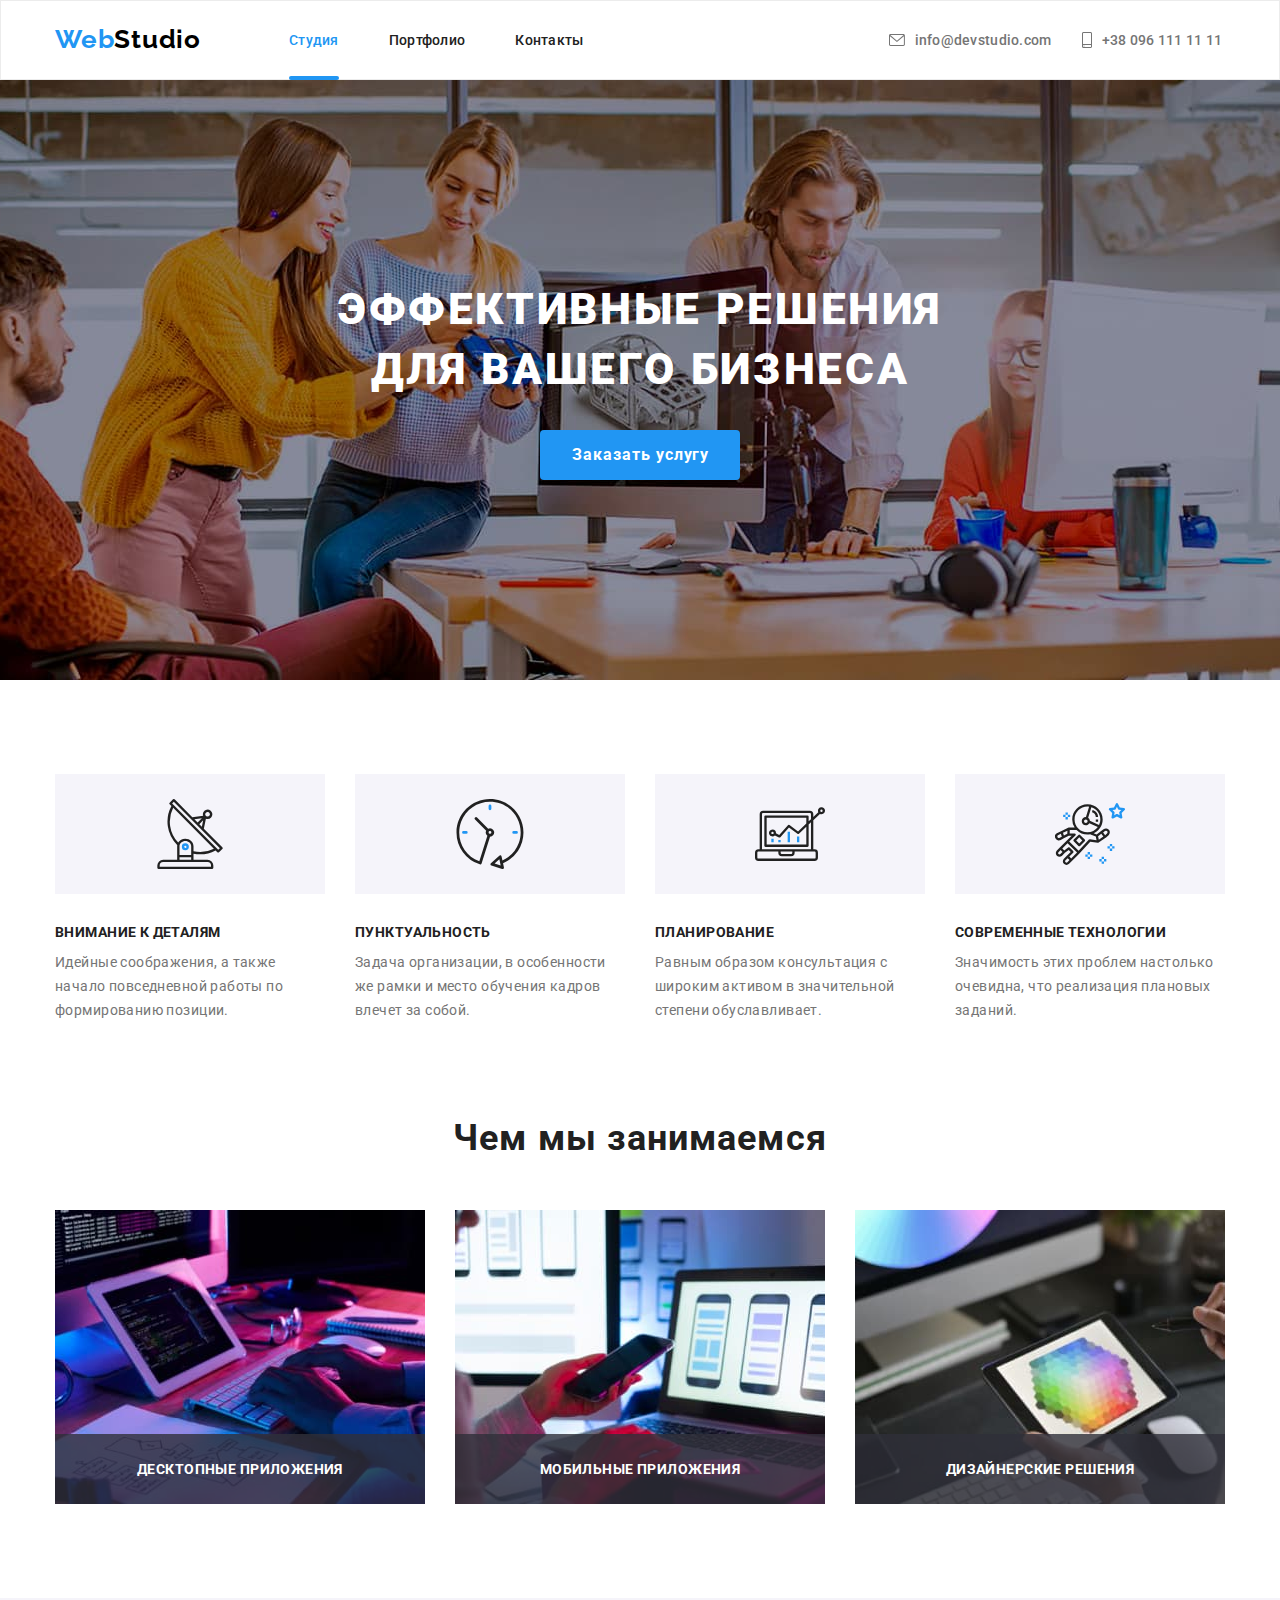
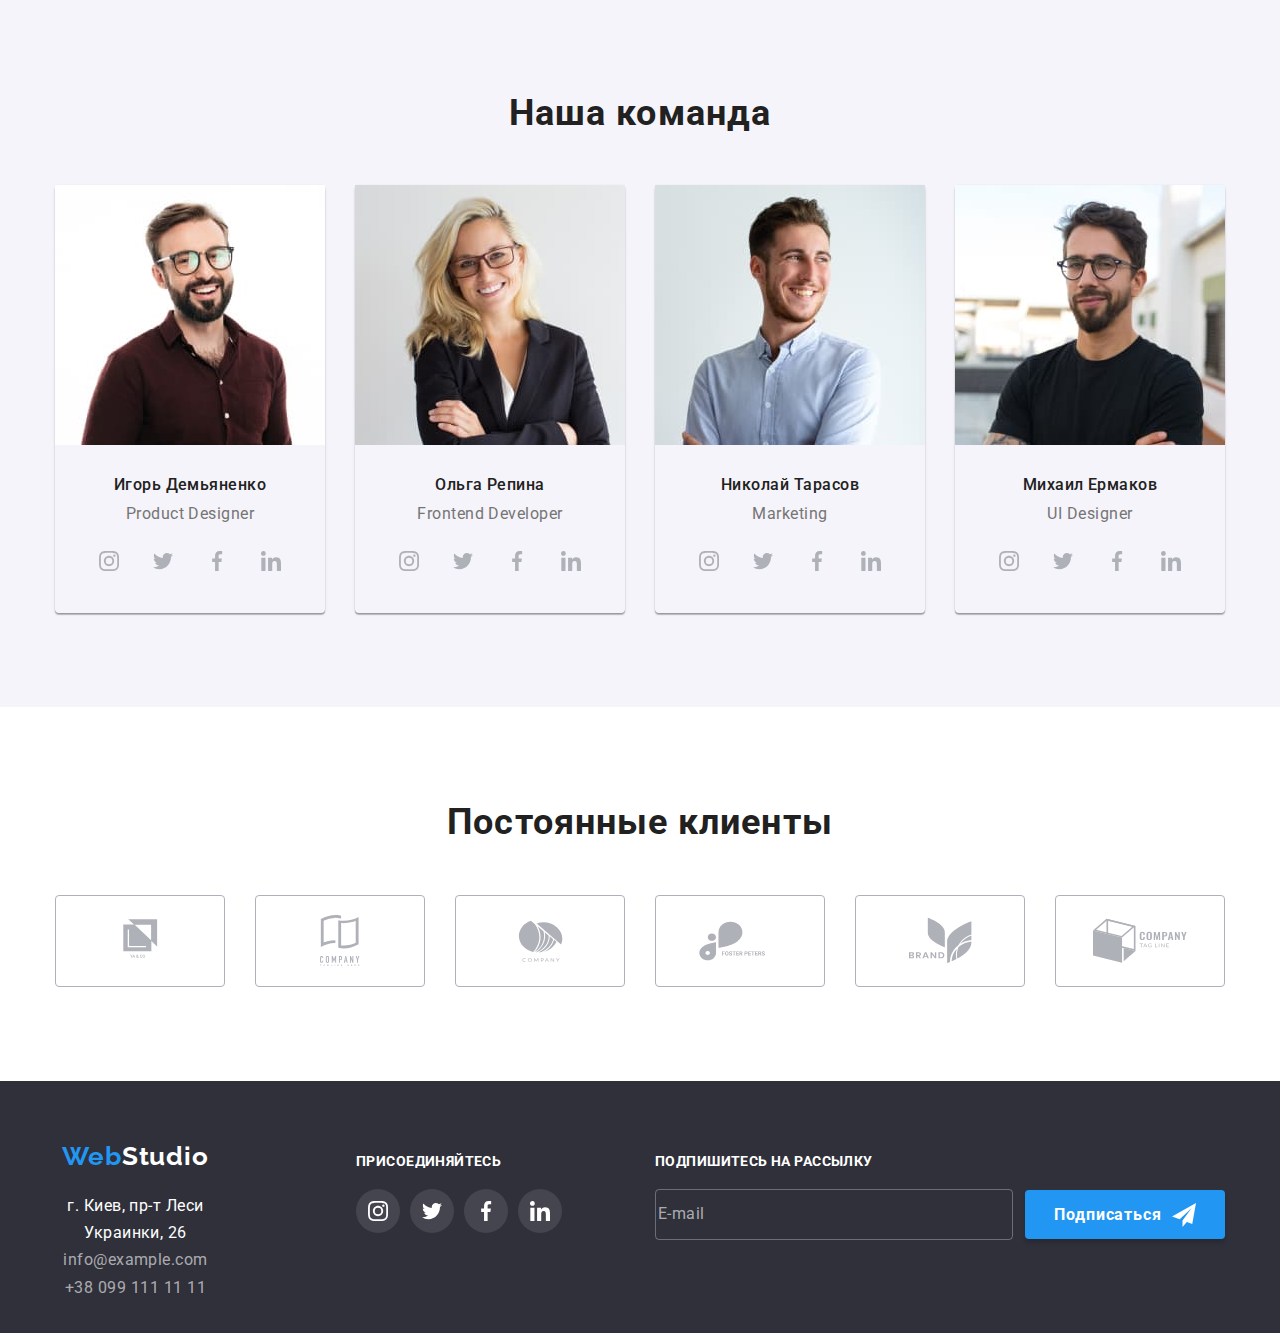
<file: index.html>
<!DOCTYPE html>
<html lang="ru">
  <head>
    <meta charset="UTF-8" />
    <meta name="viewport" content="width=device-width, initial-scale=1.0" />
    <title>WebStudio</title>
    <link
      href="https://fonts.googleapis.com/css2?family=Raleway:wght@700&family=Roboto:wght@400;500;700;900&display=swap"
      rel="stylesheet"
    />
    <link
      rel="stylesheet"
      href="https://cdnjs.cloudflare.com/ajax/libs/modern-normalize/3.0.0/modern-normalize.min.css"
    />
    <link rel="stylesheet" href="./css/main.min.css" />
  </head>
  <body>
    <header class="page-header">
      <div class="container header-nav">
        <div class="logo-button-group">
          <a href="./index.html" class="logo"
            ><span class="logo-blue">Web</span
            ><span class="logo-black">Studio</span></a
          >
          <button
            type="button"
            class="header-button"
            aria-expanded="false"
            aria-controls="menu-container"
            data-menu-button
          >
            <svg
              class="close-icon"
              width="40"
              height="40"
              aria-label="Переключатель мобильного меню"
            >
              <use
                class="icon-menu"
                href="./images/symbol-defs1.svg#icon-menu"
              ></use>
              <use
                class="icon-close"
                href="./images/symbol-defs1.svg#icon-close"
              ></use>
            </svg>
          </button>
        </div>
        <div class="menu-container" id="menu-container" data-menu>
          <nav class="main-nav">
            <ul class="site-nav">
              <li class="item"><a href="" class="link current">Студия</a></li>
              <li class="item">
                <a href="./portfolio.html" class="link">Портфолио</a>
              </li>
              <li class="item"><a href="" class="link">Контакты</a></li>
            </ul>
          </nav>

          <ul class="auth-nav">
            <li class="item">
              <a href="mailto:info@devstudio.com" class="link mail">
                <svg class="auth-nav-icon" width="16px" height="12px">
                  <use href="./images/symbol-defs1.svg#icon-envelope"></use>
                </svg>
                info@devstudio.com</a
              >
            </li>
            <li class="item">
              <a href="tel:+380961111111" class="link telephone">
                <svg class="auth-nav-icon" width="10px" height="16px">
                  <use href="./images/symbol-defs1.svg#icon-smartphone"></use>
                </svg>
                +38 096 111 11 11</a
              >
            </li>
          </ul>
          <ul class="social-nav">
            <li class="item">
              <a href="https://instagram.com" class="link">Instagram</a>
            </li>
            <li class="item">
              <a href="https://twitter.com" class="link">Twitter</a>
            </li>
            <li class="item">
              <a href="https://facebook.com" class="link">Facebook</a>
            </li>
            <li class="item">
              <a href="https://linkedin.com" class="link">LinkedIn</a>
            </li>
          </ul>
        </div>
      </div>
    </header>
    <main>
      <!-- hero -->
      <section class="section hero">
        <h1 class="hero-title">
          Эффективные решения <br />
          для вашего бизнеса
        </h1>
        <button type="button" class="button primery" data-modal-open>
          Заказать услугу
        </button>
      </section>

      <!-- advantages -->
      <section class="section advantages">
        <div class="container">
          <h2 class="section-title hidden">Преимущества</h2>
          <ul class="features">
            <li class="item">
              <div class="icon-container">
                <svg class="features-icon" width="70px" height="70px">
                  <use href="./images/symbol-defs1.svg#icon-antenna"></use>
                </svg>
              </div>
              <h3 class="title">Внимание к деталям</h3>
              <p class="text">
                Идейные соображения, а также начало повседневной работы по
                формированию позиции.
              </p>
            </li>

            <li class="item">
              <div class="icon-container">
                <svg class="features-icon" width="70px" height="70px">
                  <use href="./images/symbol-defs1.svg#icon-clock"></use>
                </svg>
              </div>
              <h3 class="title">Пунктуальность</h3>
              <p class="text">
                Задача организации, в особенности же рамки и место обучения
                кадров влечет за собой.
              </p>
            </li>
            <li class="item">
              <div class="icon-container">
                <svg class="features-icon" width="70px" height="70px">
                  <use href="./images/symbol-defs1.svg#icon-diagram"></use>
                </svg>
              </div>
              <h3 class="title">Планирование</h3>
              <p class="text">
                Равным образом консультация с широким активом в значительной
                степени обуславливает.
              </p>
            </li>
            <li class="item">
              <div class="icon-container">
                <svg class="features-icon" width="70px" height="70px">
                  <use href="./images/symbol-defs1.svg#icon-astronaut"></use>
                </svg>
              </div>
              <h3 class="title">Современные технологии</h3>
              <p class="text">
                Значимость этих проблем настолько очевидна, что реализация
                плановых заданий.
              </p>
            </li>
          </ul>
        </div>
      </section>

      <!-- services -->
      <section class="section servises">
        <div class="container">
          <h2 class="section-title">Чем мы занимаемся</h2>
          <ul class="services-list">
            <li class="item">
              <div class="service-thumb">
                <img
                  srcset="
                    ./images/services1.jpg    1x,
                    ./images/services1@2x.jpg 2x
                  "
                  src="./images/services1.jpg"
                  alt="Человек печатает на компьютере"
                  width="370"
                />
                <h3 class="service-title">Десктопные приложения</h3>
              </div>
            </li>
            <li class="item">
              <div class="service-thumb">
                <img
                  srcset="
                    ./images/services2.jpg    1x,
                    ./images/services2_2x.jpg 2x
                  "
                  src="./images/services2.jpg"
                  alt="Человек смотрит в планшет"
                  width="370"
                />
                <h3 class="service-title">Мобильные приложения</h3>
              </div>
            </li>
            <li class="item">
              <div class="service-thumb">
                <img
                  srcset="
                    ./images/services3.jpg    1x,
                    ./images/services3_2x.jpg 2x
                  "
                  src="./images/services3.jpg"
                  alt="Человек смотрит в телефон"
                  width="370"
                />
                <h3 class="service-title">Дизайнерские решения</h3>
              </div>
            </li>
          </ul>
        </div>
      </section>

      <!-- employees  -->
      <section class="section employee-list">
        <div class="container">
          <h2 class="section-title">Наша команда</h2>
          <ul class="team-list">
            <li class="item employee-card">
              <img
                srcset="
                  ./images/employees1.jpg    1x,
                  ./images/employees1@2x.jpg 2x
                "
                src="./images/employees1.jpg"
                alt="изображен сотрудник"
                width="270"
              />
              <h3 class="title">Игорь Демьяненко</h3>
              <p class="text">Product Designer</p>

              <ul class="social-list">
                <li class="item">
                  <a href="" class="social-link">
                    <svg class="social-icon">
                      <use
                        href="./images/symbol-defs1.svg#icon-instagram"
                      ></use>
                    </svg>
                  </a>
                </li>
                <li class="item">
                  <a href="" class="social-link">
                    <svg class="social-icon">
                      <use href="./images/symbol-defs1.svg#icon-twitter"></use>
                    </svg>
                  </a>
                </li>
                <li class="item">
                  <a href="" class="social-link">
                    <svg class="social-icon">
                      <use href="./images/symbol-defs1.svg#icon-facebook"></use>
                    </svg>
                  </a>
                </li>
                <li class="item">
                  <a href="" class="social-link">
                    <svg class="social-icon">
                      <use href="./images/symbol-defs1.svg#icon-linkedin"></use>
                    </svg>
                  </a>
                </li>
              </ul>
            </li>
            <li class="item employee-card">
              <img
                srcset="
                  ./images/employees2.jpg    1x,
                  ./images/employees2@2x.jpg 2x
                "
                src="./images/employees2.jpg"
                alt="изображен сотрудник"
                width="270"
              />
              <h3 class="title">Ольга Репина</h3>
              <p class="text">Frontend Developer</p>
              <ul class="social-list">
                <li class="item">
                  <a href="" class="social-link">
                    <svg class="social-icon">
                      <use
                        href="./images/symbol-defs1.svg#icon-instagram"
                      ></use>
                    </svg>
                  </a>
                </li>
                <li class="item">
                  <a href="" class="social-link">
                    <svg class="social-icon">
                      <use href="./images/symbol-defs1.svg#icon-twitter"></use>
                    </svg>
                  </a>
                </li>
                <li class="item">
                  <a href="" class="social-link">
                    <svg class="social-icon">
                      <use href="./images/symbol-defs1.svg#icon-facebook"></use>
                    </svg>
                  </a>
                </li>
                <li class="item">
                  <a href="" class="social-link">
                    <svg class="social-icon">
                      <use href="./images/symbol-defs1.svg#icon-linkedin"></use>
                    </svg>
                  </a>
                </li>
              </ul>
            </li>
            <li class="item employee-card">
              <img
                srcset="
                  ./images/employees3.jpg    1x,
                  ./images/employees3@2x.jpg 2x
                "
                src="./images/employees3.jpg"
                alt="изображен сотрудник"
                width="270"
              />
              <h3 class="title">Николай Тарасов</h3>
              <p class="text">Marketing</p>
              <ul class="social-list">
                <li class="item">
                  <a href="" class="social-link">
                    <svg class="social-icon">
                      <use
                        href="./images/symbol-defs1.svg#icon-instagram"
                      ></use>
                    </svg>
                  </a>
                </li>
                <li class="item">
                  <a href="" class="social-link">
                    <svg class="social-icon">
                      <use href="./images/symbol-defs1.svg#icon-twitter"></use>
                    </svg>
                  </a>
                </li>
                <li class="item">
                  <a href="" class="social-link">
                    <svg class="social-icon">
                      <use href="./images/symbol-defs1.svg#icon-facebook"></use>
                    </svg>
                  </a>
                </li>
                <li class="item">
                  <a href="" class="social-link">
                    <svg class="social-icon">
                      <use href="./images/symbol-defs1.svg#icon-linkedin"></use>
                    </svg>
                  </a>
                </li>
              </ul>
            </li>
            <li class="item employee-card">
              <img
                srcset="
                  ./images/employees4.jpg    1x,
                  ./images/employees4@2x.jpg 2x
                "
                src="./images/employees4.jpg"
                alt="изображен сотрудник"
                width="270"
              />
              <h3 class="title">Михаил Ермаков</h3>
              <p class="text">UI Designer</p>
              <ul class="social-list">
                <li class="item">
                  <a href="" class="social-link">
                    <svg class="social-icon">
                      <use
                        href="./images/symbol-defs1.svg#icon-instagram"
                      ></use>
                    </svg>
                  </a>
                </li>
                <li class="item">
                  <a href="" class="social-link">
                    <svg class="social-icon">
                      <use href="./images/symbol-defs1.svg#icon-twitter"></use>
                    </svg>
                  </a>
                </li>
                <li class="item">
                  <a href="" class="social-link">
                    <svg class="social-icon">
                      <use href="./images/symbol-defs1.svg#icon-facebook"></use>
                    </svg>
                  </a>
                </li>
                <li class="item">
                  <a href="" class="social-link">
                    <svg class="social-icon">
                      <use href="./images/symbol-defs1.svg#icon-linkedin"></use>
                    </svg>
                  </a>
                </li>
              </ul>
            </li>
          </ul>
        </div>
      </section>
    </main>

    <!-- клиенты -->

    <section class="section">
      <div class="container">
        <h2 class="section-title">Постоянные клиенты</h2>
        <ul class="clients-list">
          <li class="item">
            <a href="" class="client-link"
              ><svg class="client-icon" width="41" height="46">
                <use href="./images/symbol-defs1.svg#icon-client1"></use>
              </svg>
            </a>
          </li>
          <li class="item">
            <a href="" class="client-link">
              <svg class="client-icon" width="40" height="51">
                <use href="./images/symbol-defs1.svg#icon-client2"></use>
              </svg>
            </a>
          </li>
          <li class="item">
            <a href="" class="client-link">
              <svg class="client-icon" width="45" height="42">
                <use href="./images/symbol-defs1.svg#icon-client3"></use>
              </svg>
            </a>
          </li>
          <li class="item">
            <a href="" class="client-link"
              ><svg class="client-icon" width="84" height="40">
                <use href="./images/symbol-defs1.svg#icon-client4"></use>
              </svg>
            </a>
          </li>
          <li class="item">
            <a href="" class="client-link"
              ><svg class="client-icon" width="63" height="47">
                <use href="./images/symbol-defs1.svg#icon-client5"></use>
              </svg>
            </a>
          </li>

          <li class="item">
            <a href="" class="client-link"
              ><svg class="client-icon" width="94" height="45">
                <use href="./images/symbol-defs1.svg#icon-client6"></use>
              </svg>
            </a>
          </li>
        </ul>
      </div>
    </section>
    <!--footer -->
    <footer class="footer">
      <div class="container">
        <div class="footer-content">
          <div class="footer-info">
            <div class="footer-adress">
              <a href="/" class="logo"
                ><span class="logo-blue">Web</span
                ><span class="logo-white">Studio</span></a
              >
              <address class="contact-info">
                г. Киев, пр-т Леси Украинки, 26
                <br />
                <a href="mailto:info@example.com" class="link"
                  >info@example.com</a
                ><br />
                <a href="tel:+380991111111" class="link">+38 099 111 11 11</a>
              </address>
            </div>

            <div class="footer-social-block">
              <h3 class="title">присоединяйтесь</h3>
              <ul class="social-list-footer">
                <li class="item">
                  <a href="" class="social-link-footer"
                    ><svg class="social-icon">
                      <use
                        href="./images/symbol-defs1.svg#icon-instagram"
                      ></use>
                    </svg>
                  </a>
                </li>
                <li class="item">
                  <a href="" class="social-link-footer"
                    ><svg class="social-icon">
                      <use href="./images/symbol-defs1.svg#icon-twitter"></use>
                    </svg>
                  </a>
                </li>
                <li class="item">
                  <a href="" class="social-link-footer"
                    ><svg class="social-icon">
                      <use href="./images/symbol-defs1.svg#icon-facebook"></use>
                    </svg>
                  </a>
                </li>
                <li class="item">
                  <a href="" class="social-link-footer"
                    ><svg class="social-icon">
                      <use href="./images/symbol-defs1.svg#icon-linkedin"></use>
                    </svg>
                  </a>
                </li>
              </ul>
            </div>
          </div>
          <div class="form-block">
            <h3 class="title">Подпишитесь на рассылку</h3>
            <form class="footer-form">
              <input
                type="email"
                name="mail"
                id="mail"
                class="form-mail"
                placeholder="E-mail"
              />
              <button type="submit" class="button primery">
                Подписаться
                <svg class="button-footer-icon">
                  <use href="./images/symbol-defs1.svg#telegram"></use>
                </svg>
              </button>
            </form>
          </div>
        </div>
      </div>
    </footer>

    <div class="backdrop is-hidden" data-modal>
      <div class="modal">
        <button type="button" class="close-btn" data-modal-close>
          <svg class="close-icon">
            <use href="./images/symbol-defs1.svg#icon-close"></use>
          </svg>
        </button>
        <form class="modal-form js-speaker-form">
          <h2 class="modal-form-title">
            Оставьте свои данные, мы вам перезвоним
          </h2>
          <div class="form-field">
            <label for="name" class="form-label">Имя</label>
            <input
              class="form-input form-control"
              type="text"
              name="name"
              id="name"
              autofocus
            />
            <svg class="form-icon">
              <use href="./images/symbol-defs1.svg#icon-person"></use>
            </svg>
          </div>
          <div class="form-field">
            <label for="tel">Телефон</label>
            <input type="tel" name="tel" id="tel" class="form-control" />
            <svg class="form-icon">
              <use href="./images/symbol-defs1.svg#icon-phone"></use>
            </svg>
          </div>
          <div class="form-field">
            <label for="mail">Почта</label>
            <input type="email" name="mail" id="mail" class="form-control" />
            <svg class="form-icon">
              <use href="./images/symbol-defs1.svg#icon-email"></use>
            </svg>
          </div>
          <div class="form-field comment">
            <label for="comment">Комментарий</label>
            <textarea
              name="comment"
              id="comment"
              class="form-control"
              rows="8"
              placeholder="Введите текст"
            ></textarea>
          </div>
          <div class="form-field policy">
            <input class="checkbox" type="checkbox" name="policy" id="policy" />
            <label for="policy" class="policy-label">
              Соглашаюсь с рассылкой и принимаю
              <a href=" " class="policy-link">Условия договора</a>
            </label>
          </div>
          <button type="submit" class="button primery">Отправить</button>
        </form>
      </div>
    </div>
    <script src="./js/modal.js"></script>
    <script src="./js/menu.js"></script>
  </body>
</html>
</file>
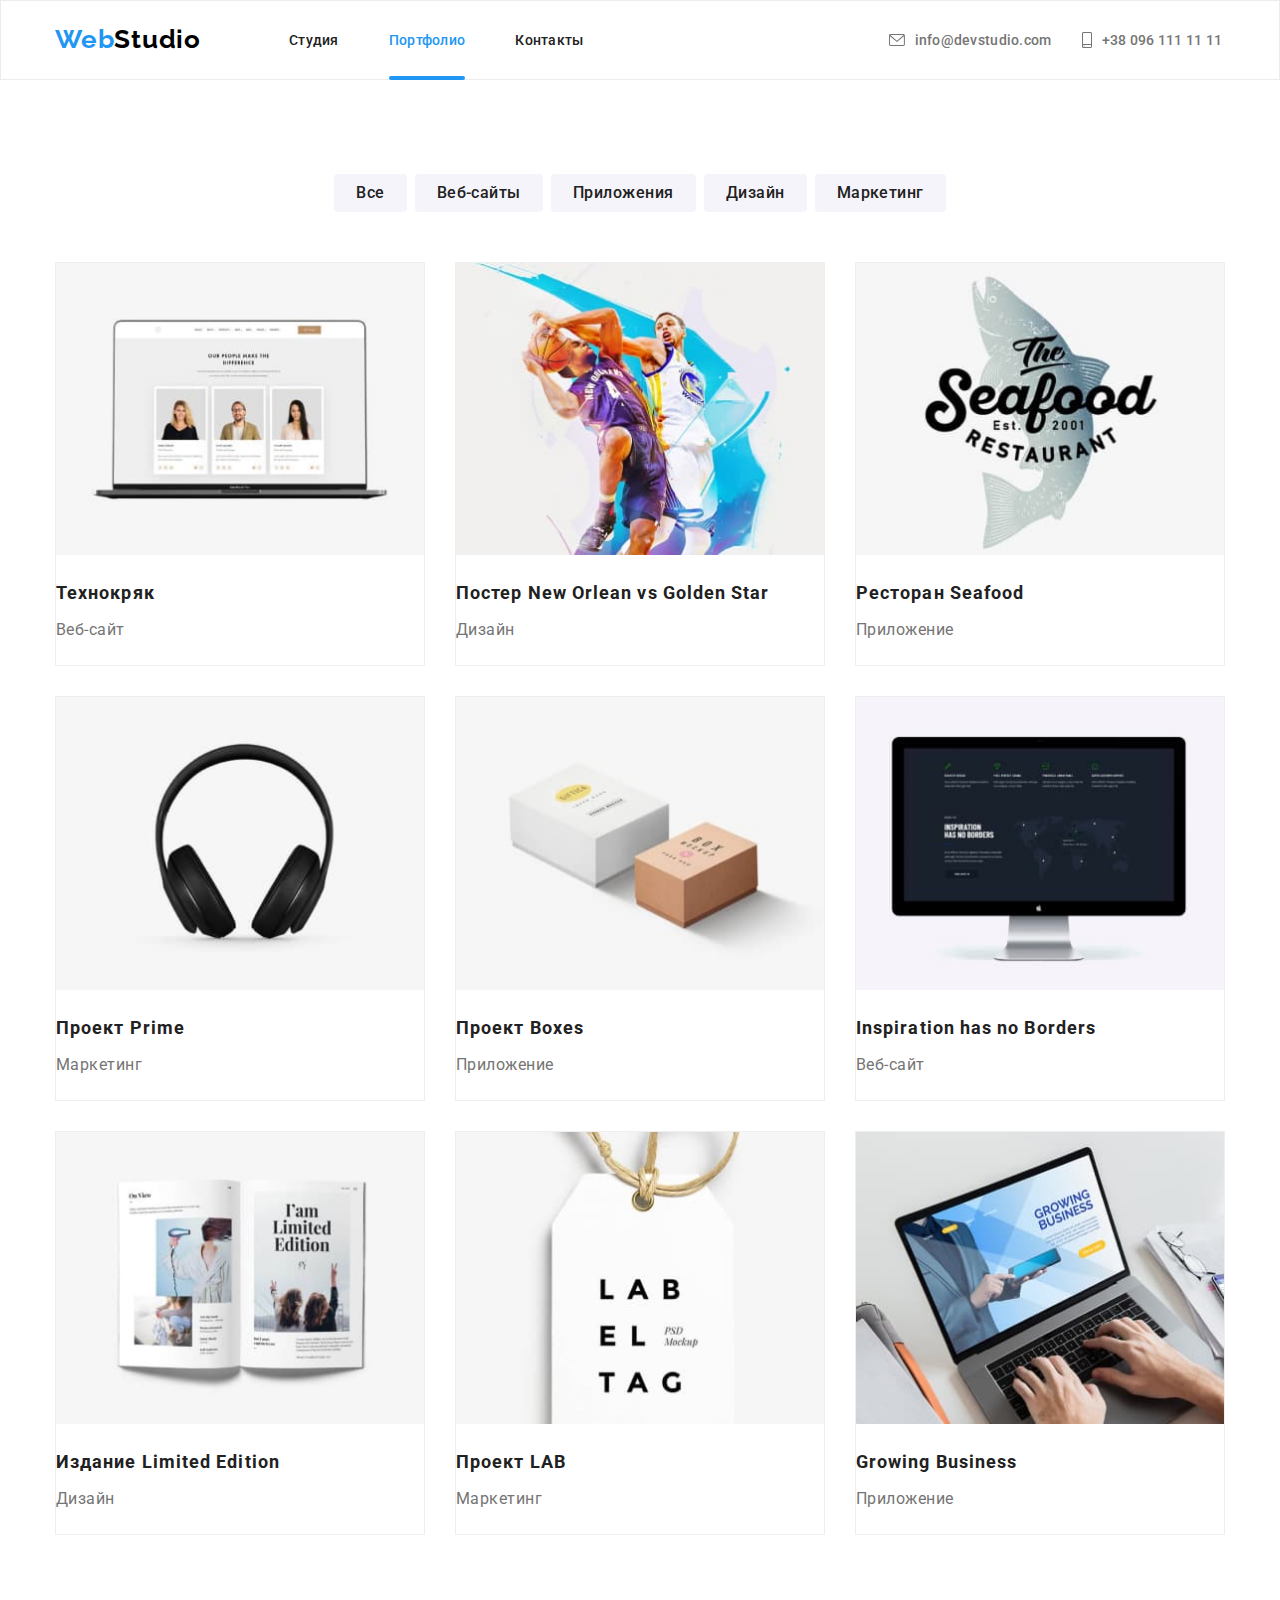
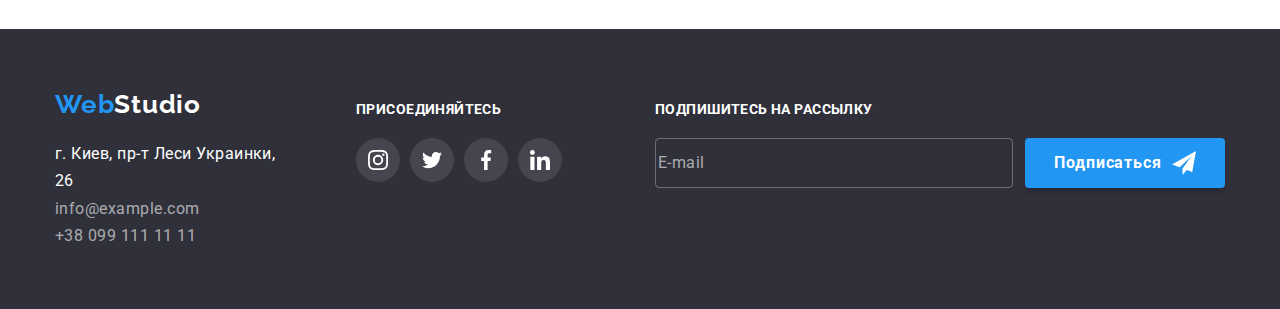
<file: portfolio.html>
<!DOCTYPE html>
<html lang="en">
  <head>
    <meta charset="UTF-8" />
    <meta name="viewport" content="width=device-width, initial-scale=1.0" />
    <title>Портфолио</title>
    <link
      href="https://fonts.googleapis.com/css2?family=Raleway:wght@700&family=Roboto:wght@400;500;700;900&display=swap"
      rel="stylesheet"
    />
    <link
      rel="stylesheet"
      href="https://cdnjs.cloudflare.com/ajax/libs/modern-normalize/3.0.0/modern-normalize.min.css"
    />
    <link rel="stylesheet" href="./css/main.min.css" />
  </head>
  <body>
    <header class="page-header">
      <div class="container header-nav">
        <div class="logo-button-group">
          <a href="./index.html" class="logo"
            ><span class="logo-blue">Web</span
            ><span class="logo-black">Studio</span></a
          >
          <button
            type="button"
            class="header-button"
            aria-expanded="false"
            aria-controls="menu-container"
            data-menu-button
          >
            <svg
              class="close-icon"
              width="40"
              height="40"
              aria-label="Переключатель мобильного меню"
            >
              <use
                class="icon-menu"
                href="./images/symbol-defs1.svg#icon-menu"
              ></use>
              <use
                class="icon-close"
                href="./images/symbol-defs1.svg#icon-close"
              ></use>
            </svg>
          </button>
        </div>
        <div class="menu-container" id="menu-container" data-menu>
          <nav class="main-nav">
            <ul class="site-nav">
              <li class="item">
                <a href="./index.html" class="link">Студия</a>
              </li>
              <li class="item">
                <a href="./portfolio.html" class="link current">Портфолио</a>
              </li>
              <li class="item"><a href="" class="link">Контакты</a></li>
            </ul>
          </nav>

          <ul class="auth-nav">
            <li class="item">
              <a href="mailto:info@devstudio.com" class="link mail">
                <svg class="auth-nav-icon" width="16px" height="12px">
                  <use href="./images/symbol-defs1.svg#icon-envelope"></use>
                </svg>
                info@devstudio.com</a
              >
            </li>
            <li class="item">
              <a href="tel:+380961111111" class="link telephone">
                <svg class="auth-nav-icon" width="10px" height="16px">
                  <use href="./images/symbol-defs1.svg#icon-smartphone"></use>
                </svg>
                +38 096 111 11 11</a
              >
            </li>
          </ul>
          <ul class="social-nav">
            <li class="item">
              <a href="https://instagram.com" class="link">Instagram</a>
            </li>
            <li class="item">
              <a href="https://twitter.com" class="link">Twitter</a>
            </li>
            <li class="item">
              <a href="https://facebook.com" class="link">Facebook</a>
            </li>
            <li class="item">
              <a href="https://linkedin.com" class="link">LinkedIn</a>
            </li>
          </ul>
        </div>
      </div>
    </header>
    <main>
      <section class="section">
        <div class="container">
          <ul class="filter">
            <li class="item">
              <button type="button" class="button secondary">Все</button>
            </li>
            <li class="item">
              <button type="button" class="button secondary">Веб-сайты</button>
            </li>
            <li class="item">
              <button type="button" class="button secondary">Приложения</button>
            </li>
            <li class="item">
              <button type="button" class="button secondary">Дизайн</button>
            </li>
            <li class="item">
              <button type="button" class="button secondary">Маркетинг</button>
            </li>
          </ul>

          <ul class="work-list">
            <li class="item">
              <a href="" class="work-list-link">
                <div class="work-thumb">
                  <img
                    srcset="./images/work1.jpg 1x, ./images/work1@2x.jpg 2x"
                    src="./images/work1.jpg"
                    alt="ноутбоук"
                    width="370"
                  />
                  <div class="work-list-overlay">
                    <p class="overlay-text">
                      Ресурс предлагает комплексные предложения с разным уровнем
                      функционала и сервисов. Все это позволит посетителю
                      получить исчерпывающие сведения о компании или частном
                      лице.
                    </p>
                  </div>
                </div>

                <h3 class="title">Технокряк</h3>
                <p class="text">Веб-сайт</p></a
              >
            </li>
            <li class="item">
              <a href="" class="work-list-link">
                <div class="work-thumb">
                  <img
                    srcset="./images/work2.jpg 1x, ./images/work2@2x.jpg 2x"
                    src="./images/work2.jpg"
                    alt="Парни играют в баскетбол"
                    width="370"
                  />
                  <div class="work-list-overlay">
                    <p class="overlay-text">
                      Ресурс предлагает комплексные предложения с разным уровнем
                      функционала и сервисов. Все это позволит посетителю
                      получить исчерпывающие сведения о компании или частном
                      лице.
                    </p>
                  </div>
                </div>

                <h3 class="title">Постер New Orlean vs Golden Star</h3>
                <p class="text">Дизайн</p></a
              >
            </li>
            <li class="item">
              <a href="" class="work-list-link">
                <div class="work-thumb">
                  <img
                    srcset="./images/work3.jpg 1x, ./images/work3@2x.jpg 2x"
                    src="./images/work3.jpg"
                    alt="текст, а на фоне рыба"
                    width="370"
                  />
                  <div class="work-list-overlay">
                    <p class="overlay-text">
                      Ресурс предлагает комплексные предложения с разным уровнем
                      функционала и сервисов. Все это позволит посетителю
                      получить исчерпывающие сведения о компании или частном
                      лице.
                    </p>
                  </div>
                </div>

                <h3 class="title">Ресторан Seafood</h3>
                <p class="text">Приложение</p></a
              >
            </li>
            <li class="item">
              <a href="" class="work-list-link">
                <div class="work-thumb">
                  <img
                    srcset="./images/work4.jpg 1x, ./images/work4@2x.jpg 2x"
                    src="./images/work4.jpg"
                    alt="наушники"
                    width="370"
                  />
                  <div class="work-list-overlay">
                    <p class="overlay-text">
                      Ресурс предлагает комплексные предложения с разным уровнем
                      функционала и сервисов. Все это позволит посетителю
                      получить исчерпывающие сведения о компании или частном
                      лице.
                    </p>
                  </div>
                </div>

                <h3 class="title">Проект Prime</h3>
                <p class="text">Маркетинг</p></a
              >
            </li>
            <li class="item">
              <a href="" class="work-list-link">
                <div class="work-thumb">
                  <img
                    srcset="./images/work5.jpg 1x, ./images/work5@2x.jpg 2x"
                    src="./images/work5.jpg"
                    alt="две коробки"
                    width="370"
                  />
                  <div class="work-list-overlay">
                    <p class="overlay-text">
                      Ресурс предлагает комплексные предложения с разным уровнем
                      функционала и сервисов. Все это позволит посетителю
                      получить исчерпывающие сведения о компании или частном
                      лице.
                    </p>
                  </div>
                </div>

                <h3 class="title">Проект Boxes</h3>
                <p class="text">Приложение</p></a
              >
            </li>
            <li class="item">
              <a href="" class="work-list-link">
                <div class="work-thumb">
                  <img
                    srcset="./images/work6.jpg 1x, ./images/work6@2x.jpg 2x"
                    src="./images/work6.jpg"
                    alt="монитор"
                    width="370"
                  />
                  <div class="work-list-overlay">
                    <p class="overlay-text">
                      Ресурс предлагает комплексные предложения с разным уровнем
                      функционала и сервисов. Все это позволит посетителю
                      получить исчерпывающие сведения о компании или частном
                      лице.
                    </p>
                  </div>
                </div>

                <h3 class="title">Inspiration has no Borders</h3>
                <p class="text">Веб-сайт</p></a
              >
            </li>
            <li class="item">
              <a href="" class="work-list-link">
                <div class="work-thumb">
                  <img
                    srcset="./images/work7.jpg 1x, ./images/work7@2x.jpg 2x"
                    src="./images/work7.jpg"
                    alt="открытая книга"
                    width="370"
                  />
                  <div class="work-list-overlay">
                    <p class="overlay-text">
                      Ресурс предлагает комплексные предложения с разным уровнем
                      функционала и сервисов. Все это позволит посетителю
                      получить исчерпывающие сведения о компании или частном
                      лице.
                    </p>
                  </div>
                </div>

                <h3 class="title">Издание Limited Edition</h3>
                <p class="text">Дизайн</p></a
              >
            </li>

            <li class="item">
              <a href="" class="work-list-link">
                <div class="work-thumb">
                  <img
                    srcset="./images/work8.jpg 1x, ./images/work8@2x.jpg 2x"
                    src="./images/work8.jpg"
                    alt="ярлык с надписью"
                    width="370"
                  />
                  <div class="work-list-overlay">
                    <p class="overlay-text">
                      Ресурс предлагает комплексные предложения с разным уровнем
                      функционала и сервисов. Все это позволит посетителю
                      получить исчерпывающие сведения о компании или частном
                      лице.
                    </p>
                  </div>
                </div>

                <h3 class="title">Проект LAB</h3>
                <p class="text">Маркетинг</p></a
              >
            </li>

            <li class="item">
              <a href="" class="work-list-link">
                <div class="work-thumb">
                  <img
                    srcset="./images/work9.jpg 1x, ./images/work9@2x.jpg 2x"
                    src="./images/work9.jpg"
                    alt="ноутбук"
                    width="370"
                  />

                  <div class="work-list-overlay">
                    <p class="overlay-text">
                      Ресурс предлагает комплексные предложения с разным уровнем
                      функционала и сервисов. Все это позволит посетителю
                      получить исчерпывающие сведения о компании или частном
                      лице.
                    </p>
                  </div>
                </div>

                <h3 class="title">Growing Business</h3>
                <p class="text">Приложение</p>
              </a>
            </li>
          </ul>
        </div>
      </section>
    </main>

    <!--footer -->
    <footer class="footer">
      <div class="container">
        <div class="footer-content">
          <div class="footer-adress">
            <a href="/" class="logo"
              ><span class="logo-blue">Web</span
              ><span class="logo-white">Studio</span></a
            >
            <address class="contact-info">
              г. Киев, пр-т Леси Украинки, 26<br />
              <a href="mailto:info@example.com" class="link">info@example.com</a
              ><br />
              <a href="tel:+380991111111" class="link">+38 099 111 11 11</a>
            </address>
          </div>

          <div class="footer-social-block">
            <h3 class="title">присоединяйтесь</h3>
            <ul class="social-list-footer">
              <li class="item">
                <a href="" class="social-link-footer"
                  ><svg class="social-icon">
                    <use href="./images/symbol-defs1.svg#icon-instagram"></use>
                  </svg>
                </a>
              </li>
              <li class="item">
                <a href="" class="social-link-footer"
                  ><svg class="social-icon">
                    <use href="./images/symbol-defs1.svg#icon-twitter"></use>
                  </svg>
                </a>
              </li>
              <li class="item">
                <a href="" class="social-link-footer"
                  ><svg class="social-icon">
                    <use href="./images/symbol-defs1.svg#icon-facebook"></use>
                  </svg>
                </a>
              </li>
              <li class="item">
                <a href="" class="social-link-footer"
                  ><svg class="social-icon">
                    <use href="./images/symbol-defs1.svg#icon-linkedin"></use>
                  </svg>
                </a>
              </li>
            </ul>
          </div>
          <div class="form-block">
            <h3 class="title">Подпишитесь на рассылку</h3>
            <form class="footer-form">
              <input
                type="email"
                name="mail"
                id="mail"
                class="form-mail"
                placeholder="E-mail"
              />
              <button type="submit" class="button primery">
                Подписаться
                <svg class="button-footer-icon">
                  <use href="./images/symbol-defs1.svg#telegram"></use>
                </svg>
              </button>
            </form>
          </div>
        </div>
      </div>
    </footer>
  </body>
</html>
</file>
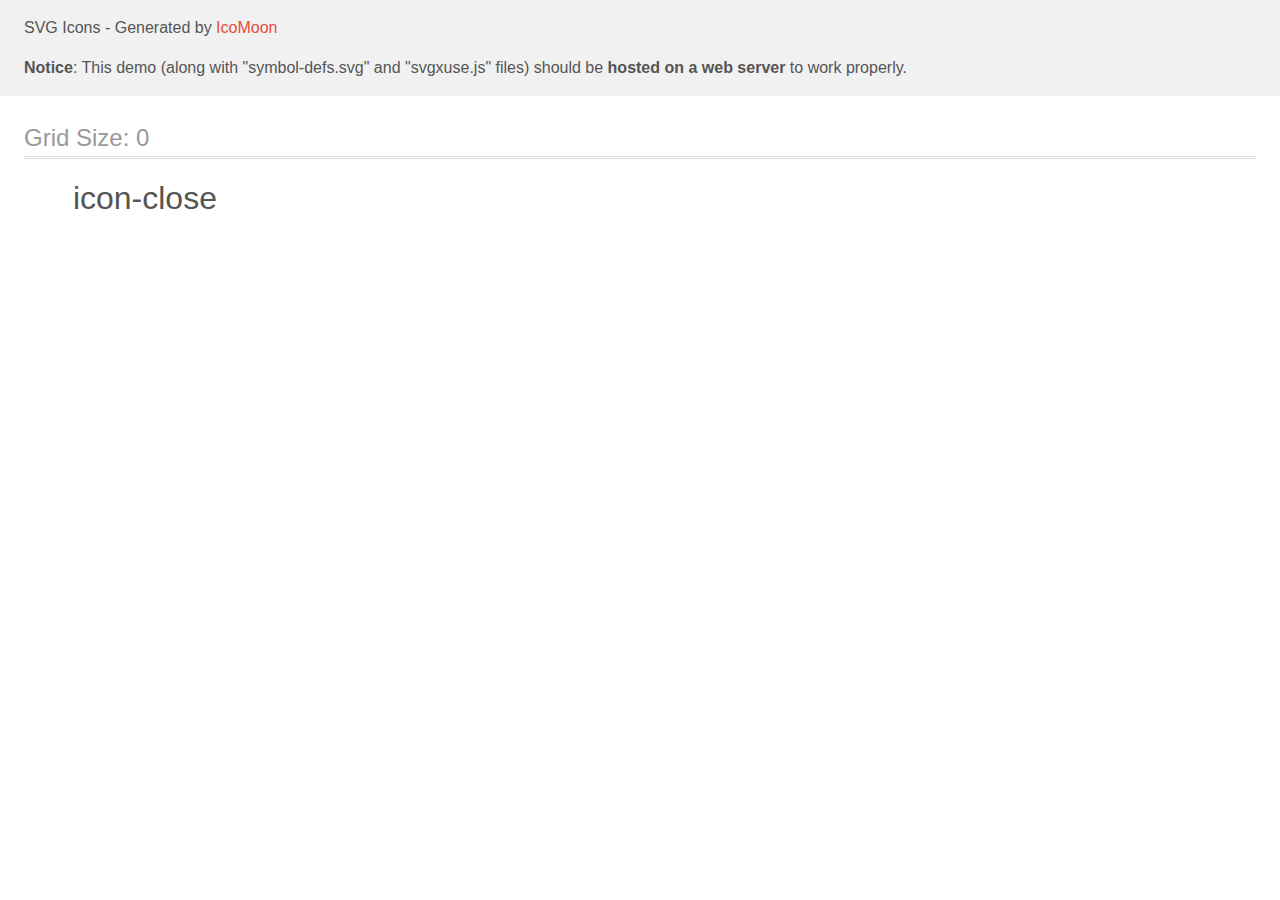
<file: images/demo-external-svg.html>
<!doctype html>
<html>
<head>
    <title>IcoMoon - SVG Icons</title>
    <meta charset="utf-8">
    <meta name="viewport" content="width=device-width, initial-scale=1">
    <link rel="stylesheet" href="demo-files/demo.css">
    <link rel="stylesheet" href="style.css">
</head>
<body>
<header class="bgc1 clearfix">
<div class="mhl">
    <p>SVG Icons - Generated by <a href="https://icomoon.io/app">IcoMoon</a></p><p><strong>Notice</strong>: This demo (along with "symbol-defs.svg" and "svgxuse.js" files) should be <b>hosted on a web server</b> to work properly.</p>
</div>
</header>
    <div class="clearfix mhl ptl">
        <h1 class="mvm mtn fgc1">Grid Size: 0</h1>
        <div class="glyph fs1">
            <div class="clearfix pbs">
                <svg class="icon icon-close"><use xlink:href="symbol-defs.svg#icon-close"></use></svg><span class="name"> icon-close</span>
            </div>
        </div>
  </div>
<script defer src="svgxuse.js"></script>
</body>
</html>
</file>
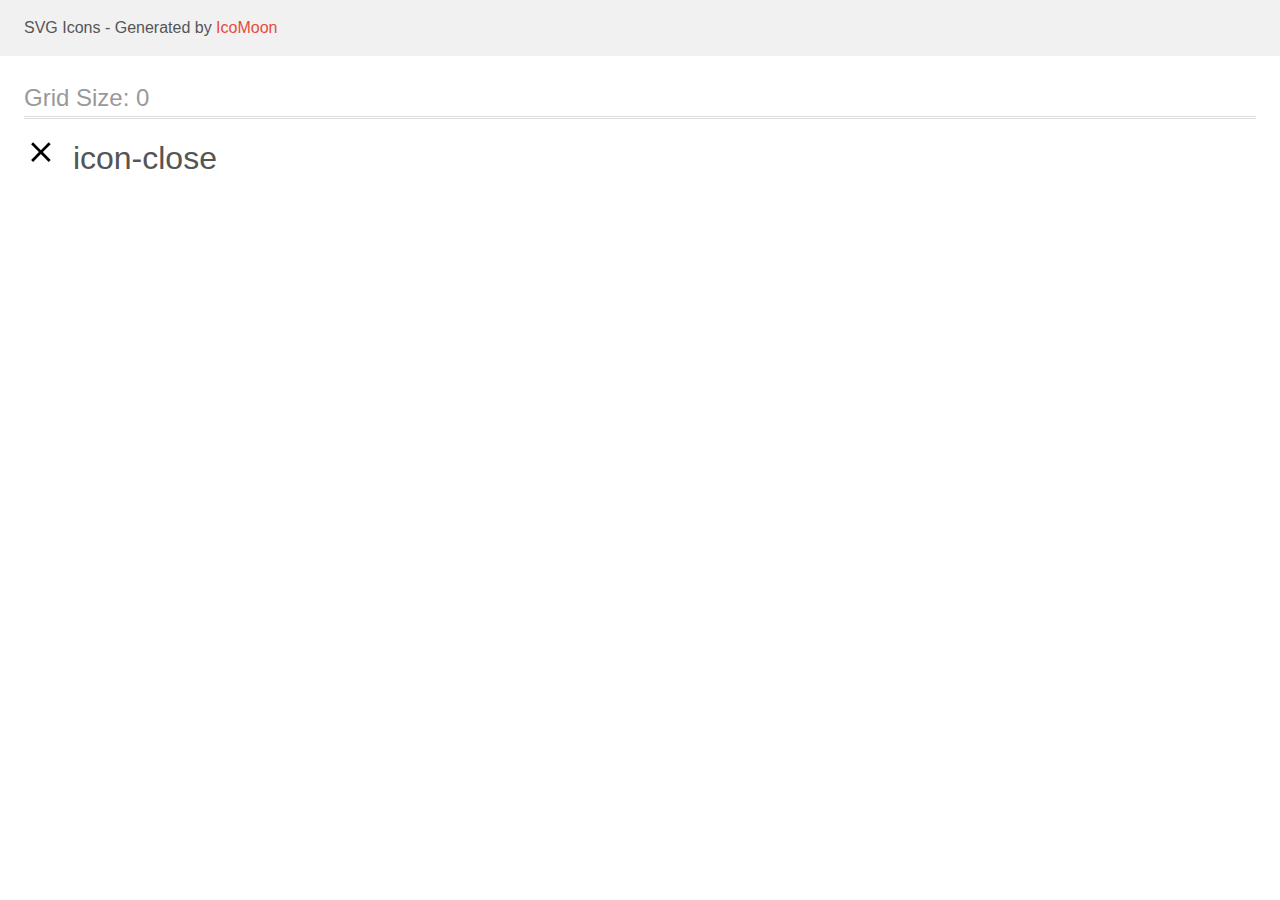
<file: images/demo.html>
<!doctype html>
<html>
<head>
    <title>IcoMoon - SVG Icons</title>
    <meta charset="utf-8">
    <meta name="viewport" content="width=device-width, initial-scale=1">
    <link rel="stylesheet" href="demo-files/demo.css">
    <link rel="stylesheet" href="style.css">
</head>
<body>
<svg aria-hidden="true" style="position: absolute; width: 0; height: 0; overflow: hidden;" version="1.1" xmlns="http://www.w3.org/2000/svg" xmlns:xlink="http://www.w3.org/1999/xlink">
<defs>
<symbol id="icon-close" viewBox="0 0 32 32">
<path d="M26.667 7.303l-1.97-1.97-7.808 7.808-7.808-7.808-1.97 1.97 7.808 7.808-7.808 7.808 1.97 1.97 7.808-7.808 7.808 7.808 1.97-1.97-7.808-7.808 7.808-7.808z"></path>
</symbol>
</defs>
</svg>

<header class="bgc1 clearfix">
<div class="mhl">
    <p>SVG Icons - Generated by <a href="https://icomoon.io/app">IcoMoon</a></p>
</div>
</header>
    <div class="clearfix mhl ptl">
        <h1 class="mvm mtn fgc1">Grid Size: 0</h1>
        <div class="glyph fs1">
            <div class="clearfix pbs">
                <svg class="icon icon-close"><use xlink:href="#icon-close"></use></svg><span class="name"> icon-close</span>
            </div>
        </div>
  </div>
<script defer src="svgxuse.js"></script>
</body>
</html>
</file>
<file: images/demo-files/demo.css>
body {
  padding: 0;
  margin: 0;
  font-family: sans-serif;
  font-size: 1em;
  line-height: 1.5;
  color: #555;
  background: #fff;
}
h1 {
  font-size: 1.5em;
  font-weight: normal;
  box-shadow: 0 1px #ddd, 0 2px #fff, 0 3px #ddd;
}
small {
  font-size: .66666667em;
}
a {
  color: #e74c3c;
  text-decoration: none;
}
a:hover, a:focus {
  box-shadow: 0 1px #e74c3c;
}
.bshadow0, input {
  box-shadow: inset 0 -2px #e7e7e7;
}
input:hover {
  box-shadow: inset 0 -2px #ccc;
}
input, fieldset {
  font-size: 1em;
  margin: 0;
  padding: 0;
  border: 0;
}
input {
  color: inherit;
  line-height: 1.5;
  height: 1.5em;
  padding: .25em 0;
}
input:focus {
  outline: none;
  box-shadow: inset 0 -2px #449fdb;
}
.glyph {
  font-size: 16px;
  margin-right: 1.5em;
  float: left;
  width: 17em;
}
svg {
  color: #000;
}
.liga {
  width: 80%;
  width: calc(100% - 2.5em);
}
.talign-right {
  text-align: right;
}
.talign-center {
  text-align: center;
}
.bgc1 {
  background: #f1f1f1;
}
.fgc0 {
  color: #000;
}
.fgc1 {
  color: #999;
}
p {
  margin-top: 1em;
  margin-bottom: 1em;
}
.mvm {
  margin-top: .75em;
  margin-bottom: .75em;
}
.mtn {
  margin-top: 0;
}
.mtl, .mal {
  margin-top: 1.5em;
}
.mbl, .mal {
  margin-bottom: 1.5em;
}
.mal, .mhl {
  margin-left: 1.5em;
  margin-right: 1.5em;
}
.mhmm {
  margin-left: 1em;
  margin-right: 1em;
}
.ptl {
  padding-top: 1.5em;
}
.pbs, .pvs {
  padding-bottom: .25em;
}
.pvs, .pts {
  padding-top: .25em;
}
.unit {
  float: left;
}
.unitRight {
  float: right;
}
.size1of2 {
  width: 50%;
}
.size1of1 {
  width: 100%;
}
.clearfix:before, .clearfix:after {
  content: " ";
  display: table;
}
.clearfix:after {
  clear: both;
}
.hidden-true {
  display: none;
}
.textbox0 {
  width: 3em;
  background: #f1f1f1;
  padding: .25em .5em;
  line-height: 1.5;
  height: 1.5em;
}
.fs0 {
  font-size: 16px;
}
.fs1 {
  font-size: 32px;
}
.name {
  margin-left: .25em;
}
</file>
<file: images/style.css>
.icon {
  display: inline-block;
  width: 1em;
  height: 1em;
  stroke-width: 0;
  stroke: currentColor;
  fill: currentColor;
}

/* ==========================================
Single-colored icons can be modified like so:
.icon-name {
  font-size: 32px;
  color: red;
}
========================================== */
</file>
<file: css/main.min.css>
body{background-color:#fff;color:#757575;font-family:roboto,sans-serif}body.modal-open{overflow:hidden}ul{list-style:none}a{text-decoration:none}h1,h2,h3,h4,h5,h6,p,ul{margin:0;padding:0}.container{margin-left:auto;margin-right:auto;padding-left:15px;padding-right:15px}@media screen and (min-width: 480px){.container{width:480px}}@media screen and (min-width: 768px){.container{width:768px}}@media screen and (min-width: 1200px){.container{width:1200px}}img{display:block;max-width:100%;height:auto}.modal .close-btn,.footer-form .button,.social-link-footer,.clients-list .client-link,.social-list .social-link,.features .icon-container,.header-nav{display:-webkit-box;display:-ms-flexbox;display:flex;-webkit-box-align:center;-ms-flex-align:center;align-items:center}.button{display:block;border-radius:4px;color:#212121;background-color:#fff;font-family:inherit;font-size:16px;text-align:center;border:none}.button.primery{padding:10px 32px;width:200px;margin-left:auto;margin-right:auto;color:#fff;background-color:#2196f3;-webkit-box-shadow:0 4px 4px 0 rgba(0,0,0,.15);box-shadow:0 4px 4px 0 rgba(0,0,0,.15);white-space:nowrap;font-weight:700;line-height:1.87;letter-spacing:.06em;-webkit-transition:color 250ms cubic-bezier(0.4, 0, 0.2, 1),background-color 250ms cubic-bezier(0.4, 0, 0.2, 1);transition:color 250ms cubic-bezier(0.4, 0, 0.2, 1),background-color 250ms cubic-bezier(0.4, 0, 0.2, 1)}.button.primery:hover,.button.primery:focus{color:#212121;background-color:#f5f4fa}.button.secondary{padding:6px 22px;color:#212121;background-color:#f5f4fa;font-weight:500;font-size:16px;line-height:1.62;letter-spacing:.03em;-webkit-transition:color 250ms cubic-bezier(0.4, 0, 0.2, 1),background-color 250ms cubic-bezier(0.4, 0, 0.2, 1),-webkit-box-shadow 250ms cubic-bezier(0.4, 0, 0.2, 1);transition:color 250ms cubic-bezier(0.4, 0, 0.2, 1),background-color 250ms cubic-bezier(0.4, 0, 0.2, 1),-webkit-box-shadow 250ms cubic-bezier(0.4, 0, 0.2, 1);transition:color 250ms cubic-bezier(0.4, 0, 0.2, 1),background-color 250ms cubic-bezier(0.4, 0, 0.2, 1),box-shadow 250ms cubic-bezier(0.4, 0, 0.2, 1);transition:color 250ms cubic-bezier(0.4, 0, 0.2, 1),background-color 250ms cubic-bezier(0.4, 0, 0.2, 1),box-shadow 250ms cubic-bezier(0.4, 0, 0.2, 1),-webkit-box-shadow 250ms cubic-bezier(0.4, 0, 0.2, 1)}.button.secondary:hover,.button.secondary:focus{color:#fff;background-color:#2196f3;-webkit-box-shadow:0 2px 2px 0 rgba(0,0,0,.12),0 1px 2px 0 rgba(0,0,0,.08),0 3px 1px 0 rgba(0,0,0,.1);box-shadow:0 2px 2px 0 rgba(0,0,0,.12),0 1px 2px 0 rgba(0,0,0,.08),0 3px 1px 0 rgba(0,0,0,.1)}.page-header{position:relative;border:1px solid #ececec}@media screen and (min-width: 768px){.page-header{display:-webkit-box;display:-ms-flexbox;display:flex;height:80px}}.header-button{display:-webkit-box;display:-ms-flexbox;display:flex;margin:0;padding:0;border:none;background-color:rgba(0,0,0,0)}.header-button:hover .icon-menu,.header-button:hover .icon-close{fill:#2196f3}.header-button .icon-menu,.header-button .icon-close{-webkit-transition:fill 250ms cubic-bezier(0.4, 0, 0.2, 1);transition:fill 250ms cubic-bezier(0.4, 0, 0.2, 1)}.header-button .icon-close{display:none}.header-button.is-open .icon-close{display:inline-block}.header-button.is-open .icon-menu{display:none}@media screen and (min-width: 768px){.header-button{display:none}}@media screen and (max-width: 767px){.logo-button-group{display:-webkit-box;display:-ms-flexbox;display:flex;-webkit-box-align:center;-ms-flex-align:center;align-items:center;-webkit-box-pack:justify;-ms-flex-pack:justify;justify-content:space-between;width:100%}}.menu-container{display:-webkit-box;display:-ms-flexbox;display:flex;-webkit-box-align:center;-ms-flex-align:center;align-items:center}@media screen and (min-width: 768px){.menu-container{max-width:100%}}@media screen and (max-width: 767px){.menu-container{display:none;position:absolute;top:100%;left:0;width:105%;height:796px;padding-left:40px;background-color:#fff}}.menu-container.is-open{display:block}.site-nav{display:block}@media screen and (max-width: 767px){.site-nav .item+.item{margin-top:32px}}@media screen and (min-width: 768px){.site-nav{display:-webkit-box;display:-ms-flexbox;display:flex;margin-left:88px}.site-nav .item+.item{margin-left:50px}}.site-nav .link{font-weight:500;font-size:40px;line-height:1.2;letter-spacing:.02em;color:#212121}@media screen and (min-width: 768px){.site-nav .link{font-size:14px;padding-top:32px;padding-bottom:32px;-webkit-transition:color 250ms cubic-bezier(0.4, 0, 0.2, 1);transition:color 250ms cubic-bezier(0.4, 0, 0.2, 1)}.site-nav .link:hover,.site-nav .link:focus{color:#2196f3}}.site-nav .link.current{color:#2196f3}@media screen and (min-width: 768px){.site-nav .link.current{position:relative}.site-nav .link.current::after{content:"";position:absolute;display:block;bottom:0px;border-radius:2px;width:100%;height:4px;background-color:#2196f3}}@media screen and (max-width: 767px){.auth-nav{margin-top:306px}.auth-nav .item+.item{margin-top:32px}}.auth-nav .link{font-weight:500;letter-spacing:.02em;line-height:1.2}@media screen and (max-width: 767px){.auth-nav .link.mail{display:-webkit-box;display:-ms-flexbox;display:flex;-webkit-box-align:center;-ms-flex-align:center;align-items:center;font-size:24px;color:#757575}.auth-nav .link.telephone{font-size:34px;color:#2196f3}}@media screen and (min-width: 768px){.auth-nav .link{display:-webkit-box;display:-ms-flexbox;display:flex;-webkit-box-align:center;-ms-flex-align:center;align-items:center;font-size:12px;color:#757575}.auth-nav .link.telephone{margin-top:10px}}.auth-nav .link .auth-nav-icon{margin-right:8px;fill:currentColor}@media screen and (min-width: 1200px){.auth-nav .link .auth-nav-icon{margin-right:10px}}@media screen and (min-width: 1200px){.auth-nav .link{font-size:14px;-webkit-transition:color 250ms cubic-bezier(0.4, 0, 0.2, 1);transition:color 250ms cubic-bezier(0.4, 0, 0.2, 1)}.auth-nav .link.telephone{margin-left:30px;margin-top:0px}.auth-nav .link:hover,.auth-nav .link:focus{color:#2196f3}}@media screen and (max-width: 767px){.auth-nav .auth-nav-icon{display:none}}@media screen and (min-width: 768px){.auth-nav{margin-left:82px}}@media screen and (min-width: 1200px){.auth-nav{display:-webkit-box;display:-ms-flexbox;display:flex;margin-left:305px}}.social-nav{display:-webkit-box;display:-ms-flexbox;display:flex;margin-top:64px;gap:10px;list-style:none;padding:0}.social-nav .item:not(:last-child){border-right:1px solid rgba(33,33,33,.2);padding-right:10px}.social-nav .link{font-weight:500;font-size:18px;line-height:1.22;letter-spacing:.02em;color:#2196f3}@media screen and (min-width: 768px){.social-nav{display:none}}.logo{font-family:raleway,sans-serif;font-weight:700;font-size:24px;line-height:1.2;letter-spacing:.03em}@media screen and (min-width: 1200px){.logo{font-size:26px}}.logo-blue{color:#2196f3}.logo-black{color:#000}.section{padding-top:60px;padding-bottom:60px}@media screen and (min-width: 1200px){.section{padding-top:94px;padding-bottom:94px}}.section .section-title{margin-bottom:30px;color:#212121;font-weight:700;font-size:28px;line-height:1.2;letter-spacing:.03em;text-align:center}@media screen and (min-width: 1200px){.section .section-title{margin-bottom:50px;font-size:36px}}@media screen and (min-width: 1200px){.section.advantages{padding-bottom:0px}}.hero{display:-webkit-box;display:-ms-flexbox;display:flex;-webkit-box-orient:vertical;-webkit-box-direction:normal;-ms-flex-direction:column;flex-direction:column;-webkit-box-pack:center;-ms-flex-pack:center;justify-content:center;-webkit-box-align:center;-ms-flex-align:center;align-items:center;height:400px;max-width:100%;margin-left:auto;margin-right:auto;background-color:#2f303a;background-image:-webkit-gradient(linear, left top, right top, from(rgba(47, 48, 58, 0.4)), to(rgba(47, 48, 58, 0.4))),url(../images/Header480.jpg);background-image:linear-gradient(to right, rgba(47, 48, 58, 0.4), rgba(47, 48, 58, 0.4)),url(../images/Header480.jpg);background-position:center;background-size:cover;text-align:center}@media(-webkit-min-device-pixel-ratio: 2), (min-resolution: 2dppx){.hero{background-image:url(../images/Header2x480.jpg)}}@media(min-width: 480px){.hero{background-image:url(../images/Header768.jpg)}}@media(min-width: 480px)and (-webkit-min-device-pixel-ratio: 2), (min-width: 480px)and (min-resolution: 2dppx){.hero{background-image:url(../images/Header2x768.jpg)}}@media(min-width: 768px){.hero{background-image:url(../images/Header1200.jpg)}}@media(min-width: 768px)and (-webkit-min-device-pixel-ratio: 2), (min-width: 768px)and (min-resolution: 2dppx){.hero{background-image:url(../images/Header2x1200.jpg)}}@media screen and (min-width: 1200px){.hero{height:600px}}.hero-title{color:#fff;margin-bottom:30px;font-weight:900;font-size:26px;line-height:1.62;letter-spacing:.06em;text-transform:uppercase}@media screen and (min-width: 1200px){.hero-title{font-size:44px;line-height:1.36}}.section-title.hidden{position:absolute;width:1px;height:1px;padding:0;margin:-1px;overflow:hidden;clip:rect(0, 0, 0, 0);white-space:nowrap;border:0}@media screen and (min-width: 768px){.features{display:-webkit-box;display:-ms-flexbox;display:flex;-webkit-box-pack:center;-ms-flex-pack:center;justify-content:center;-ms-flex-wrap:wrap;flex-wrap:wrap;gap:30px}.features .item{-webkit-box-flex:calc(50% - 30px);-ms-flex:calc(50% - 30px);flex:calc(50% - 30px)}}@media screen and (min-width: 1200px){.features{-ms-flex-wrap:nowrap;flex-wrap:nowrap;gap:0}.features .item:not(:first-child){margin-left:30px}}@media screen and (max-width: 767px){.features .item:not(:last-child){margin-bottom:30px}}.features .text{font-size:14px;line-height:1.71;letter-spacing:.03em}.features .icon-container{-webkit-box-pack:center;-ms-flex-pack:center;justify-content:center;height:120px;background-color:#f5f4fa;margin-bottom:30px}.features .features-icon{display:block}.features .title{margin-bottom:10px;color:#212121;font-weight:700;font-size:14px;line-height:1.2;letter-spacing:.03em;text-transform:uppercase}@media screen and (max-width: 767px){.features .title{text-align:center}}.services-list{display:-webkit-box;display:-ms-flexbox;display:flex}.services-list .item+.item{margin-left:30px}.service-thumb{position:relative}.service-title{position:absolute;text-align:center;padding-top:27px;bottom:0;width:100%;height:70px;font-weight:700;font-size:14px;line-height:1.2;letter-spacing:.03em;text-transform:uppercase;color:#fff;background-color:rgba(47,48,58,.8)}@media screen and (max-width: 1199px){.servises{display:none}}.section.employee-list{background-color:#f5f4fa}.team-list .title{margin-top:30px;margin-bottom:10px;color:#212121;font-weight:500;font-size:16px;line-height:1.2;letter-spacing:.03em}.team-list .text{line-height:1.2;letter-spacing:.03em}.team-list .item.employee-card{text-align:center;padding-bottom:30px;border-radius:4px;-webkit-box-shadow:0 2px 1px 0 rgba(0,0,0,.2),0 1px 1px 0 rgba(0,0,0,.14),0 1px 3px 0 rgba(0,0,0,.12);box-shadow:0 2px 1px 0 rgba(0,0,0,.2),0 1px 1px 0 rgba(0,0,0,.14),0 1px 3px 0 rgba(0,0,0,.12)}@media screen and (max-width: 767px){.team-list .item.employee-card:not(:last-child){margin-bottom:30px}}@media screen and (min-width: 768px){.team-list{display:-webkit-box;display:-ms-flexbox;display:flex;-webkit-box-pack:center;-ms-flex-pack:center;justify-content:center;-ms-flex-wrap:wrap;flex-wrap:wrap;gap:30px}.team-list .item.employee-card{-webkit-box-flex:calc(50% - 30px);-ms-flex:calc(50% - 30px);flex:calc(50% - 30px)}}@media screen and (min-width: 1200px){.team-list{-ms-flex-wrap:nowrap;flex-wrap:nowrap;gap:0}.team-list .item:not(:first-child){margin-left:30px}}.social-list{display:-webkit-box;display:-ms-flexbox;display:flex;-webkit-box-pack:center;-ms-flex-pack:center;justify-content:center;margin-top:16px}.social-list .social-link{-webkit-box-pack:center;-ms-flex-pack:center;justify-content:center;color:#afb1b8;width:44px;height:44px;border-radius:50%;-webkit-transition:color 250ms cubic-bezier(0.4, 0, 0.2, 1),background-color 250ms cubic-bezier(0.4, 0, 0.2, 1);transition:color 250ms cubic-bezier(0.4, 0, 0.2, 1),background-color 250ms cubic-bezier(0.4, 0, 0.2, 1)}.social-list .item+.item{margin-left:10px}.social-list .social-link .social-icon{width:20px;height:20px;fill:currentColor}.social-list .social-link:hover,.social-list .social-link:focus{color:#fff;background-color:#2196f3}.clients-list{display:-webkit-box;display:-ms-flexbox;display:flex;-webkit-box-pack:center;-ms-flex-pack:center;justify-content:center;-ms-flex-wrap:wrap;flex-wrap:wrap;gap:30px}.clients-list .client-link{-webkit-box-pack:center;-ms-flex-pack:center;justify-content:center;color:#afb1b8;width:210px;height:92px;border:1px solid #afb1b8;border-radius:4px;-webkit-transition:color 250ms cubic-bezier(0.4, 0, 0.2, 1),border-color 250ms cubic-bezier(0.4, 0, 0.2, 1);transition:color 250ms cubic-bezier(0.4, 0, 0.2, 1),border-color 250ms cubic-bezier(0.4, 0, 0.2, 1)}.clients-list .client-link:hover,.clients-list .client-link:focus{color:#2196f3;border-color:#2196f3}@media screen and (min-width: 768px){.clients-list .client-link{width:226px}}@media screen and (min-width: 1200px){.clients-list .client-link{width:170px}}@media screen and (min-width: 1200px){.clients-list{-ms-flex-wrap:nowrap;flex-wrap:nowrap;gap:0}.clients-list .item:not(:first-child){margin-left:30px}}.client-icon{fill:currentColor}.footer{background-color:#2f303a}.footer .logo{display:block;margin-bottom:20px}.footer .logo-white{color:#fff}.footer .contact-info{color:#fff;font-style:normal;line-height:1.71;letter-spacing:.03em}.footer .contact-info .link{color:rgba(255,255,255,.6);-webkit-transition:color 250ms cubic-bezier(0.4, 0, 0.2, 1);transition:color 250ms cubic-bezier(0.4, 0, 0.2, 1)}.footer:hover,.footer:focus{color:#2196f3}.footer .title{margin-bottom:20px;color:#fff;font-weight:700;font-size:14px;line-height:1.2;letter-spacing:.03em;text-transform:uppercase}.footer .footer-content{display:-webkit-box;display:-ms-flexbox;display:flex;-webkit-box-pack:center;-ms-flex-pack:center;justify-content:center;-webkit-box-align:center;-ms-flex-align:center;align-items:center;-webkit-box-orient:vertical;-webkit-box-direction:normal;-ms-flex-direction:column;flex-direction:column;text-align:center}.footer .footer-adress{margin-top:20px;margin-bottom:60px}.footer .footer-info{display:-webkit-box;display:-ms-flexbox;display:flex;-webkit-box-orient:vertical;-webkit-box-direction:normal;-ms-flex-direction:column;flex-direction:column;-webkit-box-align:center;-ms-flex-align:center;align-items:center}@media screen and (min-width: 768px){.footer .footer-info{-webkit-box-orient:horizontal;-webkit-box-direction:normal;-ms-flex-direction:row;flex-direction:row;-webkit-box-align:start;-ms-flex-align:start;align-items:flex-start;gap:165px;text-align:center;margin-top:60px}.footer .footer-info .footer-adress{margin-top:0px;margin-bottom:0px}}@media screen and (min-width: 1200px){.footer .footer-content{display:-webkit-box;display:-ms-flexbox;display:flex;-webkit-box-pack:justify;-ms-flex-pack:justify;justify-content:space-between;-webkit-box-align:start;-ms-flex-align:start;align-items:flex-start;-webkit-box-orient:horizontal;-webkit-box-direction:normal;-ms-flex-direction:row;flex-direction:row;text-align:left;width:100%}.footer .footer-info{display:-webkit-box;display:-ms-flexbox;display:flex;-webkit-box-orient:horizontal;-webkit-box-direction:normal;-ms-flex-direction:row;flex-direction:row;-webkit-box-align:start;-ms-flex-align:start;align-items:flex-start;gap:70px;margin-top:0px}.footer .footer-info .footer-adress{margin-top:60px}.footer .form-block{margin-bottom:0}.footer .footer-social-block{margin-top:72px;margin-bottom:100px;margin-left:70px}.footer .footer-social-block .title{text-align:left}.footer .footer-adress{margin-top:60px}}.social-list-footer{display:-webkit-box;display:-ms-flexbox;display:flex;-webkit-box-align:center;-ms-flex-align:center;align-items:center}.social-list-footer .item+.item{margin-left:10px}.social-link-footer{-webkit-box-pack:center;-ms-flex-pack:center;justify-content:center;color:#fff;background-color:rgba(255,255,255,.1);width:44px;height:44px;border-radius:50%;-webkit-transition:background-color 250ms cubic-bezier(0.4, 0, 0.2, 1);transition:background-color 250ms cubic-bezier(0.4, 0, 0.2, 1)}.social-link-footer .social-icon{width:20px;height:20px;fill:currentColor}.social-link-footer:hover,.social-link-footer:focus{background-color:#2196f3}.footer-form{padding:0}.footer-form .button{-webkit-box-pack:center;-ms-flex-pack:center;justify-content:center}.footer-form .button .button-footer-icon{margin-left:10px;width:24px;height:24px;overflow:visible}.footer-form input::-webkit-input-placeholder{font-weight:400;font-size:16px;line-height:1,25;letter-spacing:.03em;color:rgba(255,255,255,.6)}.footer-form input::-moz-placeholder{font-weight:400;font-size:16px;line-height:1,25;letter-spacing:.03em;color:rgba(255,255,255,.6)}.footer-form input:-ms-input-placeholder{font-weight:400;font-size:16px;line-height:1,25;letter-spacing:.03em;color:rgba(255,255,255,.6)}.footer-form input::-ms-input-placeholder{font-weight:400;font-size:16px;line-height:1,25;letter-spacing:.03em;color:rgba(255,255,255,.6)}.footer-form input::placeholder{font-weight:400;font-size:16px;line-height:1,25;letter-spacing:.03em;color:rgba(255,255,255,.6)}@media screen and (min-width: 1200px){.footer-form{display:-webkit-box;display:-ms-flexbox;display:flex;-webkit-box-align:center;-ms-flex-align:center;align-items:center;gap:12px}}.form-block{display:-webkit-box;display:-ms-flexbox;display:flex;-webkit-box-orient:vertical;-webkit-box-direction:normal;-ms-flex-direction:column;flex-direction:column;margin-bottom:60px;margin-top:60px}.form-block .title{display:block;margin-left:0;margin-bottom:20px}@media screen and (min-width: 1200px){.form-block{margin-left:93px;margin-top:72px}}.form-mail{padding-top:15px;padding-bottom:15px;margin-bottom:20px;border:1px solid rgba(255,255,255,.3);border-radius:4px;background-color:rgba(255,255,255,0)}@media screen and (min-width: 480px){.form-mail{width:450px}}@media screen and (min-width: 1200px){.form-mail{margin-bottom:0px;width:358px}}.section .filter{display:-webkit-box;display:-ms-flexbox;display:flex;-ms-flex-wrap:wrap;flex-wrap:wrap;gap:8px;margin-bottom:40px}@media screen and (min-width: 768px){.section .filter{-ms-flex-wrap:nowrap;flex-wrap:nowrap;-webkit-box-pack:center;-ms-flex-pack:center;justify-content:center;margin-bottom:30px}}@media screen and (min-width: 1200px){.section .filter{margin-bottom:50px}}.section .work-list{display:block}@media screen and (min-width: 768px){.section .work-list{display:-webkit-box;display:-ms-flexbox;display:flex;-ms-flex-wrap:wrap;flex-wrap:wrap;margin:-15px}}.section .work-list .item{padding-bottom:20px;border:1px solid #eee}.section .work-list .item:hover{-webkit-box-shadow:1px 4px 6px 0 rgba(0,0,0,.16),0 4px 4px 0 rgba(0,0,0,.06),0 1px 1px 0 rgba(0,0,0,.12);box-shadow:1px 4px 6px 0 rgba(0,0,0,.16),0 4px 4px 0 rgba(0,0,0,.06),0 1px 1px 0 rgba(0,0,0,.12)}@media screen and (min-width: 768px){.section .work-list .item{width:calc((100% - 60px)/2);margin:15px}}@media screen and (min-width: 1200px){.section .work-list .item{width:calc((100% - 90px)/3);margin:15px}}@media screen and (max-width: 767px){.section .work-list .item:not(:last-child){margin-bottom:30px}}.section .work-list .title{margin-bottom:4px;color:#212121;font-weight:700;font-size:18px;line-height:2;letter-spacing:.06em}.section .work-list .text{font-weight:400;font-size:16px;line-height:1.87;letter-spacing:.03em;color:#757575}.work-thumb{position:relative;margin-bottom:20px;overflow:hidden}.work-list-overlay{position:absolute;top:0;left:0;width:100%;height:100%;background-color:rgba(33,150,243,.9);opacity:0;-webkit-transform:translateY(100%);transform:translateY(100%);-webkit-transition:-webkit-transform 250ms cubic-bezier(0.4, 0, 0.2, 1);transition:-webkit-transform 250ms cubic-bezier(0.4, 0, 0.2, 1);transition:transform 250ms cubic-bezier(0.4, 0, 0.2, 1);transition:transform 250ms cubic-bezier(0.4, 0, 0.2, 1), -webkit-transform 250ms cubic-bezier(0.4, 0, 0.2, 1);z-index:1}.work-list-link:hover .work-list-overlay,.work-list-link:focus .work-list-overlay{opacity:1;-webkit-transform:translateY(0);transform:translateY(0)}.overlay-text{position:absolute;top:50%;left:50%;-webkit-transform:translate(-50%, -50%);transform:translate(-50%, -50%);font-weight:400;font-size:18px;line-height:1.56;letter-spacing:.03em;color:#fff;z-index:2;width:322px}.backdrop{position:fixed;top:0;left:0;width:100%;height:100%;background-color:rgba(0,0,0,.2);opacity:1;-webkit-transition:opacity 250ms cubic-bezier(0.4, 0, 0.2, 1);transition:opacity 250ms cubic-bezier(0.4, 0, 0.2, 1);padding:93px 15px 94px}.backdrop.is-hidden{opacity:0;pointer-events:none}.backdrop.is-hidden .modal{-webkit-transform:translate(-50%, -50%) scale(0.9);transform:translate(-50%, -50%) scale(0.9)}.modal{position:relative;border-radius:4px;background-color:#fff}@media screen and (min-width: 768px){.modal{position:absolute;top:50%;left:50%;-webkit-transform:translate(-50%, -50%) scale(1);transform:translate(-50%, -50%) scale(1);max-width:450px;width:100%}}@media screen and (min-width: 1200px){.modal{max-width:528px;width:100%}}.modal .close-btn{position:absolute;-webkit-box-pack:center;-ms-flex-pack:center;justify-content:center;top:8px;right:8px;width:30px;height:30px;border-radius:100%;border:1px solid rgba(0,0,0,.1);cursor:pointer;color:#000;background-color:#fff}.modal .close-icon{width:18px;height:18px;fill:currentColor}form{margin-left:auto;margin-right:auto;padding-top:40px;padding-bottom:40px}.modal-form{padding-left:40px;padding-right:40px}.modal-form-title{font-weight:700;font-size:20px;letter-spacing:.03em;text-align:center;color:#212121;margin-bottom:12px}@media screen and (min-width: 1200px){.modal-form-title{line-height:1.5;margin-bottom:15px}}.form-field{position:relative;display:-webkit-box;display:-ms-flexbox;display:flex;-webkit-box-orient:vertical;-webkit-box-direction:normal;-ms-flex-direction:column;flex-direction:column;margin-bottom:10px;color:#212121}.form-field label{margin-bottom:4px;font-weight:400;line-height:1.2;font-size:12px;letter-spacing:.01em;color:#757575}.form-field.comment{margin-bottom:20px}@media screen and (min-width: 1200px){.form-field.comment{margin-bottom:17px}}.form-field .form-control{padding-left:42px;border:1px solid rgba(33,33,33,.2);border-radius:4px;height:40px;outline:none;-webkit-transition:border-color 250ms cubic-bezier(0.4, 0, 0.2, 1);transition:border-color 250ms cubic-bezier(0.4, 0, 0.2, 1)}.form-field.comment textarea{height:120px;padding-left:16px}.form-field.comment textarea::-webkit-input-placeholder{font-weight:400;font-size:14px;line-height:1.2;letter-spacing:.01em;color:rgba(117,117,117,.5)}.form-field.comment textarea::-moz-placeholder{font-weight:400;font-size:14px;line-height:1.2;letter-spacing:.01em;color:rgba(117,117,117,.5)}.form-field.comment textarea:-ms-input-placeholder{font-weight:400;font-size:14px;line-height:1.2;letter-spacing:.01em;color:rgba(117,117,117,.5)}.form-field.comment textarea::-ms-input-placeholder{font-weight:400;font-size:14px;line-height:1.2;letter-spacing:.01em;color:rgba(117,117,117,.5)}.form-field.comment textarea::placeholder{font-weight:400;font-size:14px;line-height:1.2;letter-spacing:.01em;color:rgba(117,117,117,.5)}.form-field.policy{display:-webkit-box;display:-ms-flexbox;display:flex;-webkit-box-orient:horizontal;-webkit-box-direction:normal;-ms-flex-direction:row;flex-direction:row;-webkit-box-align:center;-ms-flex-align:center;align-items:center;margin-bottom:30px}.form-field.policy label{display:-webkit-inline-box;display:-ms-inline-flexbox;display:inline-flex;-webkit-box-align:center;-ms-flex-align:center;align-items:center}.form-field.policy .policy-label{white-space:nowrap;font-weight:400;font-size:12px;line-height:1.2;letter-spacing:.03em;color:#757575}@media screen and (min-width: 1200px){.form-field.policy .policy-label{font-size:14px;line-height:1.71}}.form-field.policy .policy-link{color:#2196f3;text-decoration:underline;-webkit-text-decoration-skip-ink:none;text-decoration-skip-ink:none;margin-left:4px}.checkbox{-webkit-appearance:none;-moz-appearance:none;appearance:none;position:absolute}.policy-label::before{margin-right:8px;content:"";display:inline-block;width:16px;height:15px;border:2px solid #212121;border-radius:3px}.checkbox:checked+.policy-label::before{background-color:#2196f3;background-image:url(../images/icons/icon-check.svg);background-size:80%;background-position:center center;background-repeat:no-repeat;border-color:#2196f3;background-origin:border-box}.form-icon{position:absolute;top:50%;left:12px;display:inline-block;width:18px;height:18px;fill:currentColor;-webkit-transition:fill 250ms cubic-bezier(0.4, 0, 0.2, 1);transition:fill 250ms cubic-bezier(0.4, 0, 0.2, 1)}.form-field:focus-within .form-control{border-color:#2196f3}.form-field:focus-within .form-icon{fill:#2196f3}/*# sourceMappingURL=main.min.css.map */
</file>
